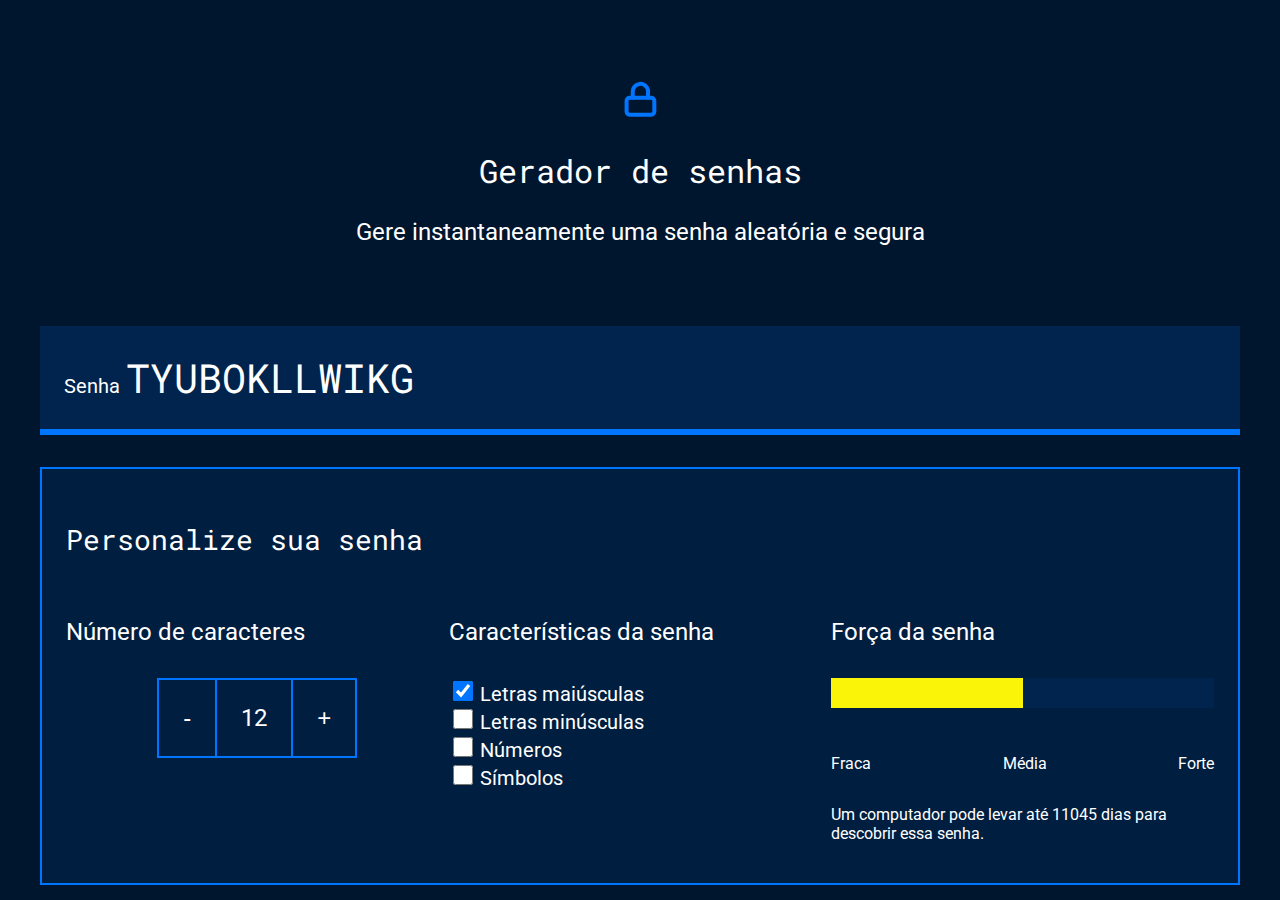
<file: gabriel.carriel/index.html>
<!DOCTYPE html>
<html lang="pt-br">

<head>
    <meta charset="UTF-8">
    <meta name="viewport" content="width=device-width, initial-scale=1.0">
    <title>Gerador de senha</title>
    <link rel="stylesheet" href="style.css">
</head>

<body>
    <section class="conteudo">
        <div class="conteudo-titulo">
            <img src="unlock.svg" alt="cadeado fechado">
            <h2 class="titulo-principal">Gerador de senhas</h2>
            <h3 class="titulo-secundario">Gere instantaneamente uma senha aleatória e segura</h3>
        </div>
        <div class="conteudo-senha">
            <label for="senha">Senha</label>
            <input name="senha" type="text" id="campo-senha" readonly>
        </div>
        <div class="parametro">
            <h3 class="parametro-titulo">Personalize sua senha</h3>
            <div class="parametro-coluna__senha">
                <div class="parametro-senha">
                    <h4 class="parametro-senha__titulo">Número de caracteres</h4>
                    <div class="parametro-senha-botoes">
                        <button class="parametro-senha__botao">-</button>
                        <p class="parametro-senha__texto">12</p>
                        <button class="parametro-senha__botao">+</button>
                    </div>
                </div>               
                <div class="parametro-senha">
                    <h4 class="parametro-senha__titulo">Características da senha</h4>
                    <div class="parametro-senha-checkbox">
                        <input name="maiusculo" type="checkbox" class="checkbox" checked>
                        <label for="maiusculo">Letras maiúsculas</label>
                    </div>
                    <div class="parametro-senha-checkbox">
                        <input name="minusculo" type="checkbox" class="checkbox">
                        <label for="minusculo">Letras minúsculas</label>
                    </div>
                    <div class="parametro-senha-checkbox">
                        <input name="numero" type="checkbox" class="checkbox">
                        <label for="numero">Números</label>
                    </div>
                    <div class="parametro-senha-checkbox">
                        <input name="simbolo" type="checkbox" class="checkbox">
                        <label for="simbolo">Símbolos</label>
                    </div>
                </div>
                <div class="parametro-senha">
                    <h4 class="parametro-senha__titulo">Força da senha</h4>
                    <div class="barra"></div>
                    <div class="forca fraca"></div>
                    <div class="parametro-senha-textos">
                        <p>Fraca</p>
                        <p>Média</p>
                        <p>Forte</p>
                    </div>
                    <p class="entropia"></p>
                </div>
            </div>
        </div>
    </section>
    <script src="main.js"></script>
</body> 
</html>
</file>
<file: gabriel.carriel/style.css>
@import url('https://fonts.googleapis.com/css2?family=Roboto&family=Roboto+Mono&display=swap');

:root{
    --branco: white;
    --cor-de-fundo: #00162E;
    --fundo-senha: #00244D;
    --fundo-texto: #001E40;
    --borda: #0075FF;
    --roboto: 'Roboto', sans-serif;
    --roboto-mono: 'Roboto Mono', monospace;
}

*{
    font-weight: 400;
}

body{
    color: var(--branco);
    background-color: var(--cor-de-fundo);
    font-family: var(--roboto);
}

.titulo-principal{
    font-family: var(--roboto-mono);
    font-size: 32px;
}

.titulo-secundario{
    font-size: 24px;
}

.conteudo-titulo{
    text-align: center;
    margin-top: 80px;
}

.conteudo-senha{
    margin-top: 80px; 
    background: var(--fundo-senha);
    padding: 24px;
    border-bottom: 6px solid var(--borda);
}

#campo-senha{
    background-color: var(--fundo-senha);
    border: none;
    color: var(--branco);
    font-family: var(--roboto-mono);
    font-size: 40px;
    width: 70%;
}

#campo-senha:focus{
    outline: none;
}

.conteudo{
    max-width: 1200px;
    margin: 0 auto;
}

.parametro{
    background-color: var(--fundo-texto);
    border: 2px solid var(--borda);
    margin-top: 32px;
    padding: 24px;
}

.parametro-titulo{
    font-family: var(--roboto-mono);
    font-size: 28px;
}

.parametro-senha__titulo{
    font-size:24px;
}

.parametro-coluna__senha{
    display: flex;
    flex-direction: column;
    justify-content: center;
}
.parametro-senha{
    width: 50%;
    margin: 0 auto;
}

.parametro-senha-botoes{
    display: flex;
    justify-content: center;
}

.parametro-senha__botao{
    background-color: var(--fundo-texto);
    color: var(--branco);
    border: 2px solid var(--borda);
    padding: 24px;
    font-size: 24px;
    cursor: pointer;
}
.parametro-senha__texto{
    padding: 24px;
    border-top: 2px solid var(--borda);
    border-bottom: 2px solid var(--borda);
    margin: 0;
    font-size: 24px;
}

label{
    font-size: 20px;
}

.checkbox{
    width: 20px;
    height: 20px;
    cursor: pointer;
}

.barra{
    background-color: var(--fundo-senha);
    height: 30px;
    width: 100%;
}
.forca{
    height: 30px;
    position: relative;
    bottom: 30px;
}
.fraca{
    width: 25%;
    background-color: #E71B32; 
}
.media{
    background-color: #FAF408;
    width: 50%;
}
.forte{
    background-color: #00FF85;
    width: 100%;
}

.parametro-senha-textos{
    display: flex;
    justify-content: space-between;
}


@media screen and (min-width: 768px) {
    .parametro-coluna__senha{
        flex-direction: row;
    }
}
</file>
